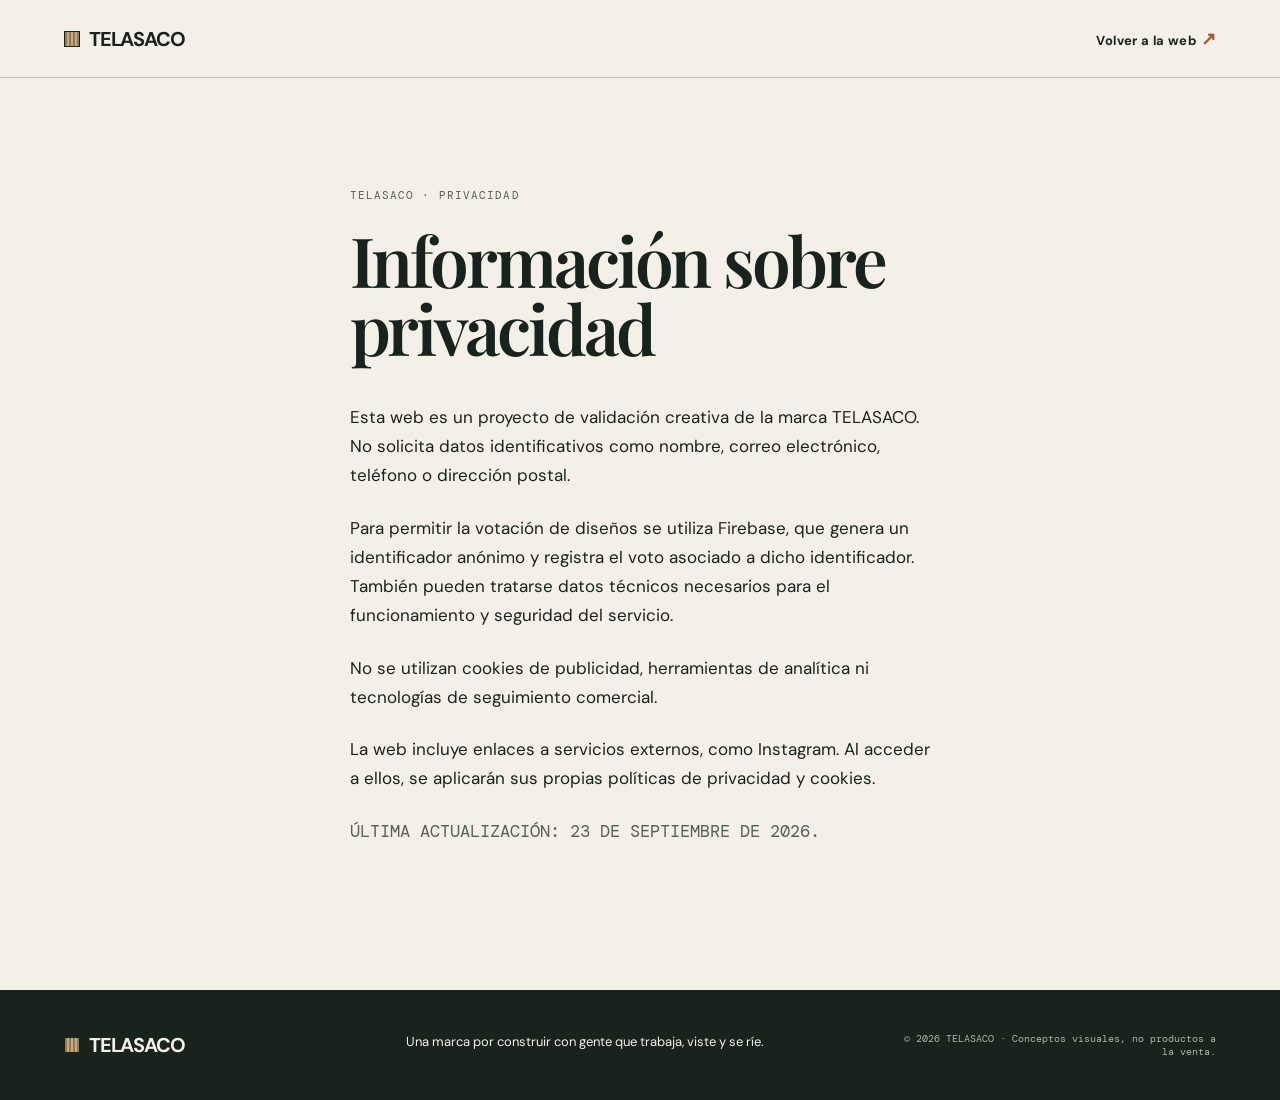
<file: src/frontend/privacy.html>
<!doctype html>
<html lang="es">
<head>
  <meta charset="utf-8">
  <meta name="viewport" content="width=device-width, initial-scale=1">
  <meta name="description" content="Información sobre privacidad de TELASACO.">
  <title>Privacidad — TELASACO</title>
  <link rel="stylesheet" href="styles.css">
</head>
<body>
  <header class="site-header">
    <a class="brand" href="index.html#inicio" aria-label="TELASACO, inicio"><span></span>TELASACO</a>
    <a class="header-cta" href="index.html#inicio">Volver a la web <span>↗</span></a>
  </header>

  <main class="legal-page">
    <p class="eyebrow">TELASACO · PRIVACIDAD</p>
    <h1>Información sobre privacidad</h1>
    <p>Esta web es un proyecto de validación creativa de la marca TELASACO. No solicita datos identificativos como nombre, correo electrónico, teléfono o dirección postal.</p>
    <p>Para permitir la votación de diseños se utiliza Firebase, que genera un identificador anónimo y registra el voto asociado a dicho identificador. También pueden tratarse datos técnicos necesarios para el funcionamiento y seguridad del servicio.</p>
    <p>No se utilizan cookies de publicidad, herramientas de analítica ni tecnologías de seguimiento comercial.</p>
    <p>La web incluye enlaces a servicios externos, como Instagram. Al acceder a ellos, se aplicarán sus propias políticas de privacidad y cookies.</p>
    <p class="legal-updated">Última actualización: 23 de septiembre de 2026.</p>
  </main>

  <footer>
    <a class="brand" href="index.html#inicio"><span></span>TELASACO</a>
    <p>Una marca por construir con gente que trabaja, viste y se ríe.</p>
    <p class="copyright">© 2026 TELASACO · Conceptos visuales, no productos a la venta.</p>
  </footer>
</body>
</html>
</file>
<file: src/frontend/styles.css>
@font-face{font-family:"DM Sans";font-style:normal;font-weight:400;font-display:swap;src:url("fonts/dm-sans-v17-latin-regular.woff2") format("woff2")}
@font-face{font-family:"DM Sans";font-style:normal;font-weight:500;font-display:swap;src:url("fonts/dm-sans-v17-latin-500.woff2") format("woff2")}
@font-face{font-family:"DM Sans";font-style:normal;font-weight:700;font-display:swap;src:url("fonts/dm-sans-v17-latin-700.woff2") format("woff2")}
@font-face{font-family:"DM Mono";font-style:normal;font-weight:400;font-display:swap;src:url("fonts/dm-mono-v16-latin-regular.woff2") format("woff2")}
@font-face{font-family:"DM Mono";font-style:normal;font-weight:500;font-display:swap;src:url("fonts/dm-mono-v16-latin-500.woff2") format("woff2")}
@font-face{font-family:"Playfair Display";font-style:normal;font-weight:600;font-display:swap;src:url("fonts/playfair-display-v40-latin-600.woff2") format("woff2")}
@font-face{font-family:"Playfair Display";font-style:normal;font-weight:700;font-display:swap;src:url("fonts/playfair-display-v40-latin-700.woff2") format("woff2")}
@font-face{font-family:"Playfair Display";font-style:italic;font-weight:600;font-display:swap;src:url("fonts/playfair-display-v40-latin-600italic.woff2") format("woff2")}
:root{--ink:#18231d;--cream:#f4f0e8;--sand:#d3c29e;--clay:#aa5339;--line:rgba(24,35,29,.22)}*{box-sizing:border-box}html{scroll-behavior:smooth}body{margin:0;background:var(--cream);color:var(--ink);font-family:"DM Sans",sans-serif}a{color:inherit;text-decoration:none}.site-header{height:78px;display:flex;align-items:center;justify-content:space-between;padding:0 5vw;border-bottom:1px solid var(--line);font-size:13px;letter-spacing:.03em}.brand{font-weight:700;font-size:20px;letter-spacing:-.06em;display:flex;align-items:center;gap:9px}.brand span{width:16px;height:16px;display:inline-block;background:repeating-linear-gradient(90deg,#947856 0 2px,#c2ab82 2px 4px);border:1px solid var(--ink)}nav{display:flex;gap:28px}nav a:hover,.text-link:hover,.suggestion-link:hover{text-decoration:underline}.header-cta{font-weight:700}.header-cta span{color:var(--clay);font-size:18px}.hero{min-height:calc(100vh - 78px);padding:11vh 10vw 8vh;display:grid;grid-template-columns:1.05fr .95fr;align-items:center;gap:8vw;position:relative;overflow:hidden}.eyebrow{font-family:"DM Mono",monospace;text-transform:uppercase;font-size:11px;letter-spacing:.1em;margin:0 0 24px;color:#536055}.hero h1,.statement h2,.section-intro h2,.join h2{font-family:"Playfair Display",serif;font-size:clamp(52px,6.2vw,94px);line-height:.94;letter-spacing:-.055em;font-weight:600;margin:0}.hero h1 em,h2 em{font-weight:600;color:var(--clay)}.hero-text{font-size:18px;line-height:1.5;max-width:445px;margin:34px 0}.hero-actions{display:flex;align-items:center;gap:28px}.button{font-size:14px;font-weight:700;display:inline-flex;gap:18px;align-items:center;padding:15px 19px}.button span{font-size:20px;line-height:10px}.button-dark{background:var(--ink);color:var(--cream)}.text-link{font-size:14px;font-weight:700}.hero-image{height:min(66vh,650px);position:relative}.hero-image img,.join-image img{display:block;width:100%;height:100%;object-fit:cover;filter:saturate(.72)}.image-note{position:absolute;bottom:18px;left:-24px;background:var(--cream);padding:10px 13px;font:10px "DM Mono",monospace;text-transform:uppercase}.image-note span{display:inline-block;width:7px;height:7px;border-radius:50%;background:var(--clay)}.vertical-word{position:absolute;right:1.5vw;top:50%;writing-mode:vertical-rl;letter-spacing:.45em;font:10px "DM Mono",monospace;color:#6b756b}.statement{padding:120px 10vw;display:grid;grid-template-columns:1fr 2fr;gap:8vw;border-top:1px solid var(--line)}.statement h2{font-size:clamp(43px,5vw,75px);max-width:700px}.statement div p{max-width:480px;font-size:17px;line-height:1.65;margin:34px 0 0}.principles{padding:0 10vw 120px;display:grid;grid-template-columns:repeat(3,1fr);gap:40px}.principles article{border-top:2px solid var(--ink);padding-top:17px}.principles span,.concept-info span{font:10px "DM Mono",monospace;letter-spacing:.08em}.principles h3{font:600 32px "Playfair Display",serif;margin:32px 0 10px}.principles p{line-height:1.5;max-width:250px}.vote-section{background:var(--ink);color:var(--cream);padding:110px 10vw 120px}.section-intro{display:grid;grid-template-columns:1fr 1fr;gap:8vw;margin-bottom:65px}.section-intro .eyebrow{color:#c9bea9}.section-intro h2{font-size:clamp(45px,5.4vw,80px)}.section-intro p{line-height:1.55;max-width:330px;align-self:end}.concept-grid{display:grid;grid-template-columns:repeat(3,1fr);gap:24px;align-items:start}.concept-card{background:#26322b}.concept-card.offset{margin-top:55px}.concept-card img{width:100%;height:370px;object-fit:cover;display:block;filter:saturate(.65)}.concept-info{padding:17px 18px 19px}.concept-info h3{font:600 28px "Playfair Display",serif;margin:12px 0 20px}.vote-button{background:transparent;color:var(--cream);border:1px solid rgba(244,240,232,.45);padding:9px 12px;font:500 12px "DM Sans",sans-serif;cursor:pointer}.vote-button:hover,.vote-button.voted{background:var(--cream);color:var(--ink)}.vote-button b{font-size:15px;margin-left:12px}.vote-feedback{min-height:22px;text-align:center;margin:42px 0 0;color:#d5c6ad;font-size:14px}.join{min-height:620px;display:grid;grid-template-columns:1fr 1fr}.join-image{min-height:420px}.join-copy{padding:12vh 10vw;background:var(--sand)}.join h2{font-size:clamp(42px,4.8vw,71px)}.join-copy>p:not(.eyebrow){max-width:430px;font-size:17px;line-height:1.6;margin:30px 0}.button-light{background:var(--ink);color:var(--cream)}.suggestion-link{display:block;margin-top:24px;font-weight:700;font-size:14px}footer{padding:42px 5vw;display:grid;grid-template-columns:1fr 1.5fr 1fr;gap:30px;background:var(--ink);color:var(--cream);font-size:13px}footer p{margin:0;line-height:1.5}.copyright{font:10px "DM Mono",monospace;opacity:.7;text-align:right}@media(max-width:760px){.site-header{padding:0 6vw;height:68px}.site-header nav{display:none}.header-cta{font-size:12px}.hero{min-height:auto;padding:75px 7vw 55px;display:block}.hero h1{font-size:58px}.hero-text{font-size:16px}.hero-image{height:410px;margin-top:55px}.vertical-word{display:none}.statement{padding:75px 7vw;display:block}.statement .eyebrow{margin-bottom:40px}.principles{padding:0 7vw 75px;display:block}.principles article{margin-bottom:43px}.section-intro{display:block;margin-bottom:42px}.section-intro p{margin-top:25px}.vote-section{padding:75px 7vw}.concept-grid{display:block}.concept-card,.concept-card.offset{margin:0 0 25px}.concept-card img{height:360px}.join{display:block}.join-image{height:330px}.join-copy{padding:75px 7vw}footer{padding:35px 7vw;display:block}footer p{margin:22px 0}.copyright{text-align:left}}
.vote-count{display:block;margin:-10px 0 16px;color:#d5c6ad}
.legal-page{max-width:760px;margin:0 auto;padding:110px 7vw 120px}.legal-page h1{font:600 clamp(45px,5.4vw,76px) "Playfair Display",serif;line-height:.98;letter-spacing:-.045em;margin:0 0 42px}.legal-page>p:not(.eyebrow){font-size:17px;line-height:1.7;margin:0 0 24px}.legal-page .legal-updated{margin-top:48px;font:11px "DM Mono",monospace;text-transform:uppercase;color:#536055}
</file>
